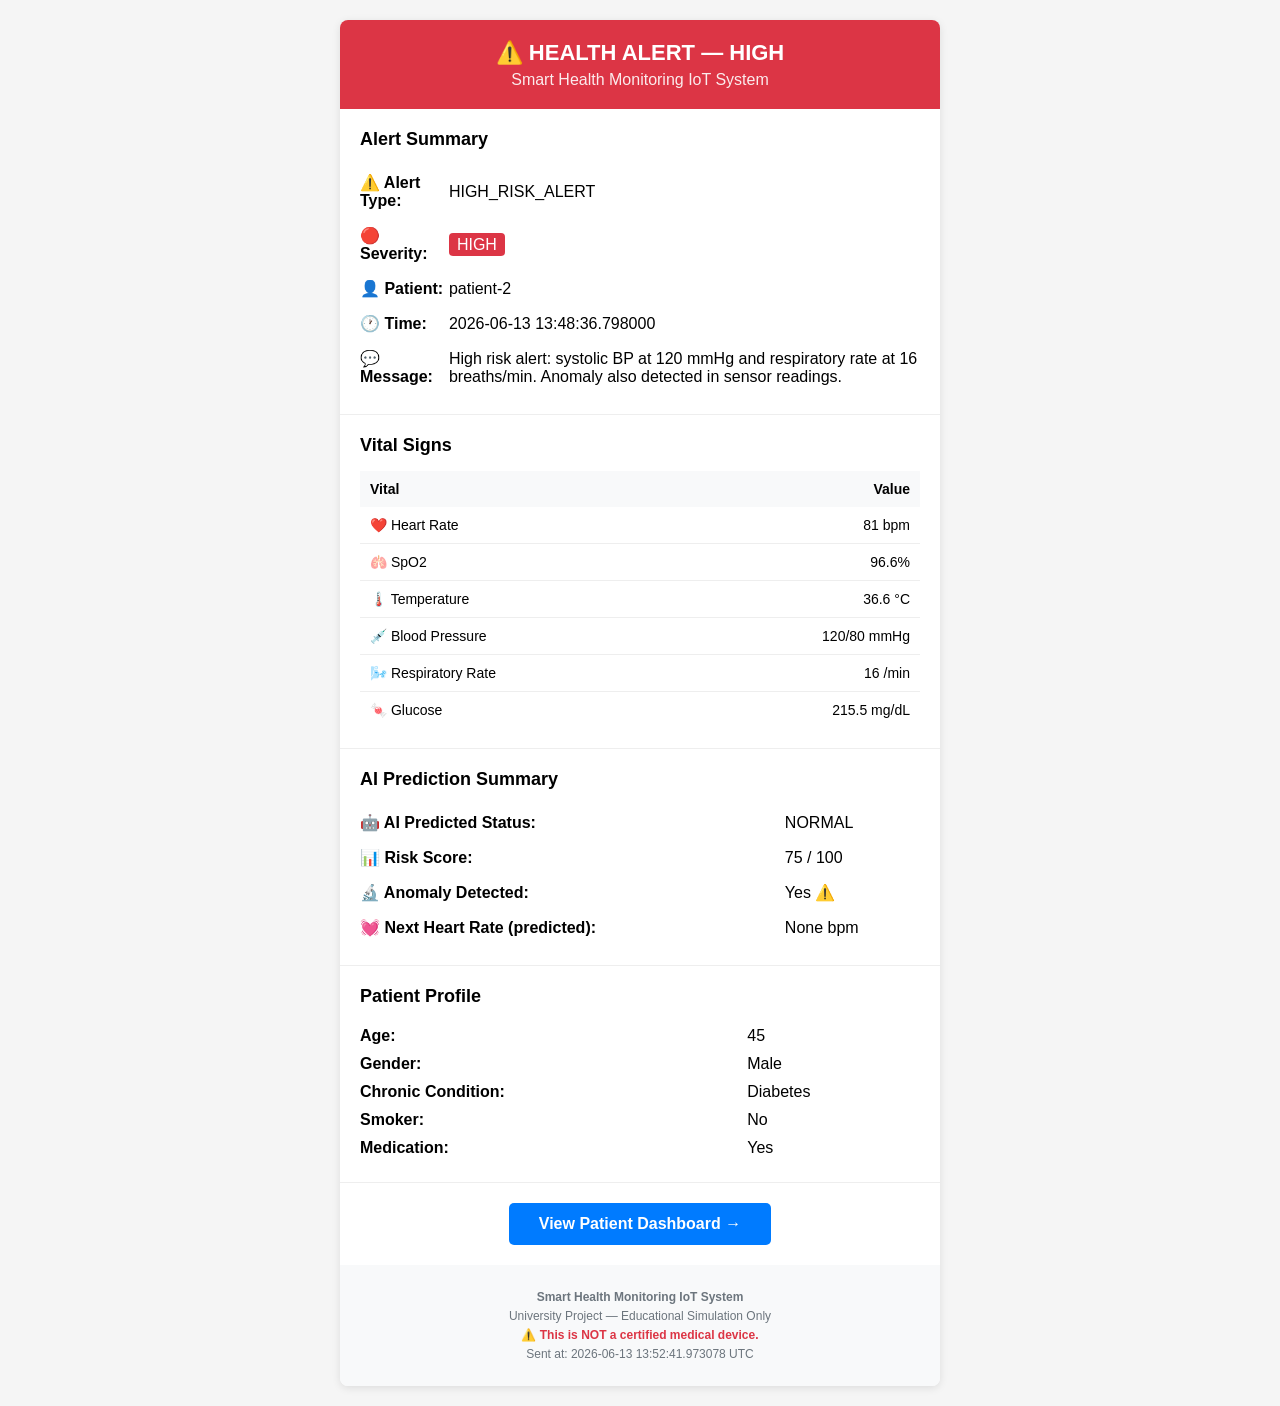
<file: alert-files/20260613_135242_patient-2_HIGH_RISK_ALERT.html>
<!DOCTYPE html>
<html>
<head><meta charset="utf-8"></head>
<body style="font-family: Arial, sans-serif; margin: 0; padding: 20px; background: #f5f5f5;">
<div style="max-width: 600px; margin: 0 auto; background: white; border-radius: 8px; overflow: hidden; box-shadow: 0 2px 8px rgba(0,0,0,0.1);">

<!-- Header Banner -->
<div style="background: #dc3545; color: white; padding: 20px; text-align: center;">
    <h1 style="margin: 0; font-size: 22px;">⚠️ HEALTH ALERT — HIGH</h1>
    <p style="margin: 5px 0 0; opacity: 0.9;">Smart Health Monitoring IoT System</p>
</div>

<!-- Alert Summary -->
<div style="padding: 20px; border-bottom: 1px solid #eee;">
    <h2 style="margin: 0 0 15px; font-size: 18px;">Alert Summary</h2>
    <table style="width: 100%; border-collapse: collapse;">
        <tr><td style="padding: 8px 0;"><strong>⚠️ Alert Type:</strong></td><td>HIGH_RISK_ALERT</td></tr>
        <tr><td style="padding: 8px 0;"><strong>🔴 Severity:</strong></td><td><span style="background:#dc3545; color:white; padding:3px 8px; border-radius:4px;">HIGH</span></td></tr>
        <tr><td style="padding: 8px 0;"><strong>👤 Patient:</strong></td><td>patient-2</td></tr>
        <tr><td style="padding: 8px 0;"><strong>🕐 Time:</strong></td><td>2026-06-13 13:48:36.798000</td></tr>
        <tr><td style="padding: 8px 0;"><strong>💬 Message:</strong></td><td>High risk alert: systolic BP at 120 mmHg and respiratory rate at 16 breaths/min. Anomaly also detected in sensor readings.</td></tr>
    </table>
</div>

<!-- Vital Signs Table -->
<div style="padding: 20px; border-bottom: 1px solid #eee;">
    <h2 style="margin: 0 0 15px; font-size: 18px;">Vital Signs</h2>
    <table style="width: 100%; border-collapse: collapse; font-size: 14px;">
        <tr style="background: #f8f9fa;"><th style="padding: 10px; text-align: left;">Vital</th><th style="padding: 10px; text-align: right;">Value</th></tr>
        <tr><td style="padding: 10px; border-bottom: 1px solid #eee;">❤️ Heart Rate</td><td style="padding: 10px; text-align: right; border-bottom: 1px solid #eee;">81 bpm</td></tr>
        <tr><td style="padding: 10px; border-bottom: 1px solid #eee;">🫁 SpO2</td><td style="padding: 10px; text-align: right; border-bottom: 1px solid #eee;">96.6%</td></tr>
        <tr><td style="padding: 10px; border-bottom: 1px solid #eee;">🌡️ Temperature</td><td style="padding: 10px; text-align: right; border-bottom: 1px solid #eee;">36.6 °C</td></tr>
        <tr><td style="padding: 10px; border-bottom: 1px solid #eee;">💉 Blood Pressure</td><td style="padding: 10px; text-align: right; border-bottom: 1px solid #eee;">120/80 mmHg</td></tr>
        <tr><td style="padding: 10px; border-bottom: 1px solid #eee;">🌬️ Respiratory Rate</td><td style="padding: 10px; text-align: right; border-bottom: 1px solid #eee;">16 /min</td></tr>
        <tr><td style="padding: 10px;">🍬 Glucose</td><td style="padding: 10px; text-align: right;">215.5 mg/dL</td></tr>
    </table>
</div>

<!-- AI Prediction Summary -->
<div style="padding: 20px; border-bottom: 1px solid #eee;">
    <h2 style="margin: 0 0 15px; font-size: 18px;">AI Prediction Summary</h2>
    <table style="width: 100%; border-collapse: collapse;">
        <tr><td style="padding: 8px 0;"><strong>🤖 AI Predicted Status:</strong></td><td>NORMAL</td></tr>
        <tr><td style="padding: 8px 0;"><strong>📊 Risk Score:</strong></td><td>75 / 100</td></tr>
        <tr><td style="padding: 8px 0;"><strong>🔬 Anomaly Detected:</strong></td><td>Yes ⚠️</td></tr>
        <tr><td style="padding: 8px 0;"><strong>💓 Next Heart Rate (predicted):</strong></td><td>None bpm</td></tr>
    </table>
</div>



<!-- Patient Profile -->
<div style="padding: 20px; border-bottom: 1px solid #eee;">
    <h2 style="margin: 0 0 15px; font-size: 18px;">Patient Profile</h2>
    <table style="width: 100%; border-collapse: collapse;">
        <tr><td style="padding: 5px 0;"><strong>Age:</strong></td><td>45</td></tr>
        <tr><td style="padding: 5px 0;"><strong>Gender:</strong></td><td>Male</td></tr>
        <tr><td style="padding: 5px 0;"><strong>Chronic Condition:</strong></td><td>Diabetes</td></tr>
        <tr><td style="padding: 5px 0;"><strong>Smoker:</strong></td><td>No</td></tr>
        <tr><td style="padding: 5px 0;"><strong>Medication:</strong></td><td>Yes</td></tr>
    </table>
</div>

<!-- Dashboard Button -->
<div style="padding: 20px; text-align: center;">
    <a href="http://localhost:5000" style="display: inline-block; background: #007bff; color: white; padding: 12px 30px; border-radius: 5px; text-decoration: none; font-weight: bold;">View Patient Dashboard →</a>
</div>

<!-- Footer -->
<div style="padding: 20px; background: #f8f9fa; text-align: center; font-size: 12px; color: #6c757d;">
    <p style="margin: 5px 0;"><strong>Smart Health Monitoring IoT System</strong></p>
    <p style="margin: 5px 0;">University Project — Educational Simulation Only</p>
    <p style="margin: 5px 0; color: #dc3545;"><strong>⚠️ This is NOT a certified medical device.</strong></p>
    <p style="margin: 5px 0;">Sent at: 2026-06-13 13:52:41.973078 UTC</p>
</div>

</div>
</body>
</html>
</file>
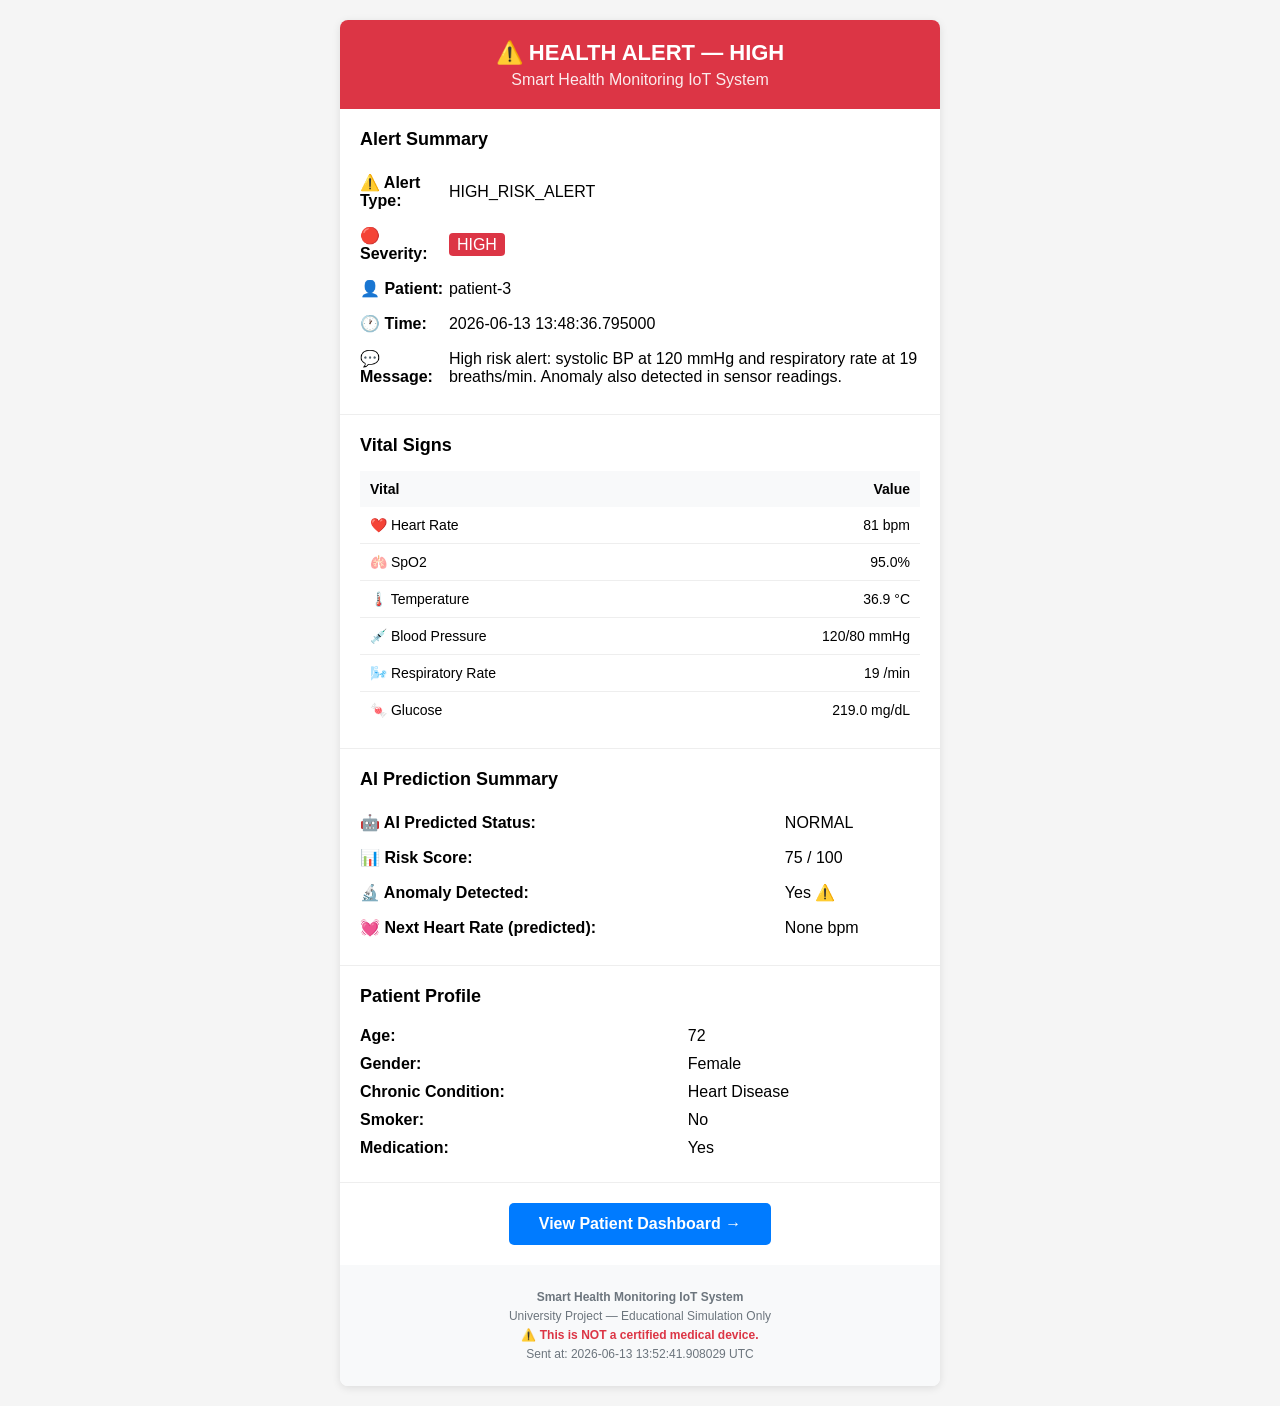
<file: alert-files/20260613_135242_patient-3_HIGH_RISK_ALERT.html>
<!DOCTYPE html>
<html>
<head><meta charset="utf-8"></head>
<body style="font-family: Arial, sans-serif; margin: 0; padding: 20px; background: #f5f5f5;">
<div style="max-width: 600px; margin: 0 auto; background: white; border-radius: 8px; overflow: hidden; box-shadow: 0 2px 8px rgba(0,0,0,0.1);">

<!-- Header Banner -->
<div style="background: #dc3545; color: white; padding: 20px; text-align: center;">
    <h1 style="margin: 0; font-size: 22px;">⚠️ HEALTH ALERT — HIGH</h1>
    <p style="margin: 5px 0 0; opacity: 0.9;">Smart Health Monitoring IoT System</p>
</div>

<!-- Alert Summary -->
<div style="padding: 20px; border-bottom: 1px solid #eee;">
    <h2 style="margin: 0 0 15px; font-size: 18px;">Alert Summary</h2>
    <table style="width: 100%; border-collapse: collapse;">
        <tr><td style="padding: 8px 0;"><strong>⚠️ Alert Type:</strong></td><td>HIGH_RISK_ALERT</td></tr>
        <tr><td style="padding: 8px 0;"><strong>🔴 Severity:</strong></td><td><span style="background:#dc3545; color:white; padding:3px 8px; border-radius:4px;">HIGH</span></td></tr>
        <tr><td style="padding: 8px 0;"><strong>👤 Patient:</strong></td><td>patient-3</td></tr>
        <tr><td style="padding: 8px 0;"><strong>🕐 Time:</strong></td><td>2026-06-13 13:48:36.795000</td></tr>
        <tr><td style="padding: 8px 0;"><strong>💬 Message:</strong></td><td>High risk alert: systolic BP at 120 mmHg and respiratory rate at 19 breaths/min. Anomaly also detected in sensor readings.</td></tr>
    </table>
</div>

<!-- Vital Signs Table -->
<div style="padding: 20px; border-bottom: 1px solid #eee;">
    <h2 style="margin: 0 0 15px; font-size: 18px;">Vital Signs</h2>
    <table style="width: 100%; border-collapse: collapse; font-size: 14px;">
        <tr style="background: #f8f9fa;"><th style="padding: 10px; text-align: left;">Vital</th><th style="padding: 10px; text-align: right;">Value</th></tr>
        <tr><td style="padding: 10px; border-bottom: 1px solid #eee;">❤️ Heart Rate</td><td style="padding: 10px; text-align: right; border-bottom: 1px solid #eee;">81 bpm</td></tr>
        <tr><td style="padding: 10px; border-bottom: 1px solid #eee;">🫁 SpO2</td><td style="padding: 10px; text-align: right; border-bottom: 1px solid #eee;">95.0%</td></tr>
        <tr><td style="padding: 10px; border-bottom: 1px solid #eee;">🌡️ Temperature</td><td style="padding: 10px; text-align: right; border-bottom: 1px solid #eee;">36.9 °C</td></tr>
        <tr><td style="padding: 10px; border-bottom: 1px solid #eee;">💉 Blood Pressure</td><td style="padding: 10px; text-align: right; border-bottom: 1px solid #eee;">120/80 mmHg</td></tr>
        <tr><td style="padding: 10px; border-bottom: 1px solid #eee;">🌬️ Respiratory Rate</td><td style="padding: 10px; text-align: right; border-bottom: 1px solid #eee;">19 /min</td></tr>
        <tr><td style="padding: 10px;">🍬 Glucose</td><td style="padding: 10px; text-align: right;">219.0 mg/dL</td></tr>
    </table>
</div>

<!-- AI Prediction Summary -->
<div style="padding: 20px; border-bottom: 1px solid #eee;">
    <h2 style="margin: 0 0 15px; font-size: 18px;">AI Prediction Summary</h2>
    <table style="width: 100%; border-collapse: collapse;">
        <tr><td style="padding: 8px 0;"><strong>🤖 AI Predicted Status:</strong></td><td>NORMAL</td></tr>
        <tr><td style="padding: 8px 0;"><strong>📊 Risk Score:</strong></td><td>75 / 100</td></tr>
        <tr><td style="padding: 8px 0;"><strong>🔬 Anomaly Detected:</strong></td><td>Yes ⚠️</td></tr>
        <tr><td style="padding: 8px 0;"><strong>💓 Next Heart Rate (predicted):</strong></td><td>None bpm</td></tr>
    </table>
</div>



<!-- Patient Profile -->
<div style="padding: 20px; border-bottom: 1px solid #eee;">
    <h2 style="margin: 0 0 15px; font-size: 18px;">Patient Profile</h2>
    <table style="width: 100%; border-collapse: collapse;">
        <tr><td style="padding: 5px 0;"><strong>Age:</strong></td><td>72</td></tr>
        <tr><td style="padding: 5px 0;"><strong>Gender:</strong></td><td>Female</td></tr>
        <tr><td style="padding: 5px 0;"><strong>Chronic Condition:</strong></td><td>Heart Disease</td></tr>
        <tr><td style="padding: 5px 0;"><strong>Smoker:</strong></td><td>No</td></tr>
        <tr><td style="padding: 5px 0;"><strong>Medication:</strong></td><td>Yes</td></tr>
    </table>
</div>

<!-- Dashboard Button -->
<div style="padding: 20px; text-align: center;">
    <a href="http://localhost:5000" style="display: inline-block; background: #007bff; color: white; padding: 12px 30px; border-radius: 5px; text-decoration: none; font-weight: bold;">View Patient Dashboard →</a>
</div>

<!-- Footer -->
<div style="padding: 20px; background: #f8f9fa; text-align: center; font-size: 12px; color: #6c757d;">
    <p style="margin: 5px 0;"><strong>Smart Health Monitoring IoT System</strong></p>
    <p style="margin: 5px 0;">University Project — Educational Simulation Only</p>
    <p style="margin: 5px 0; color: #dc3545;"><strong>⚠️ This is NOT a certified medical device.</strong></p>
    <p style="margin: 5px 0;">Sent at: 2026-06-13 13:52:41.908029 UTC</p>
</div>

</div>
</body>
</html>
</file>
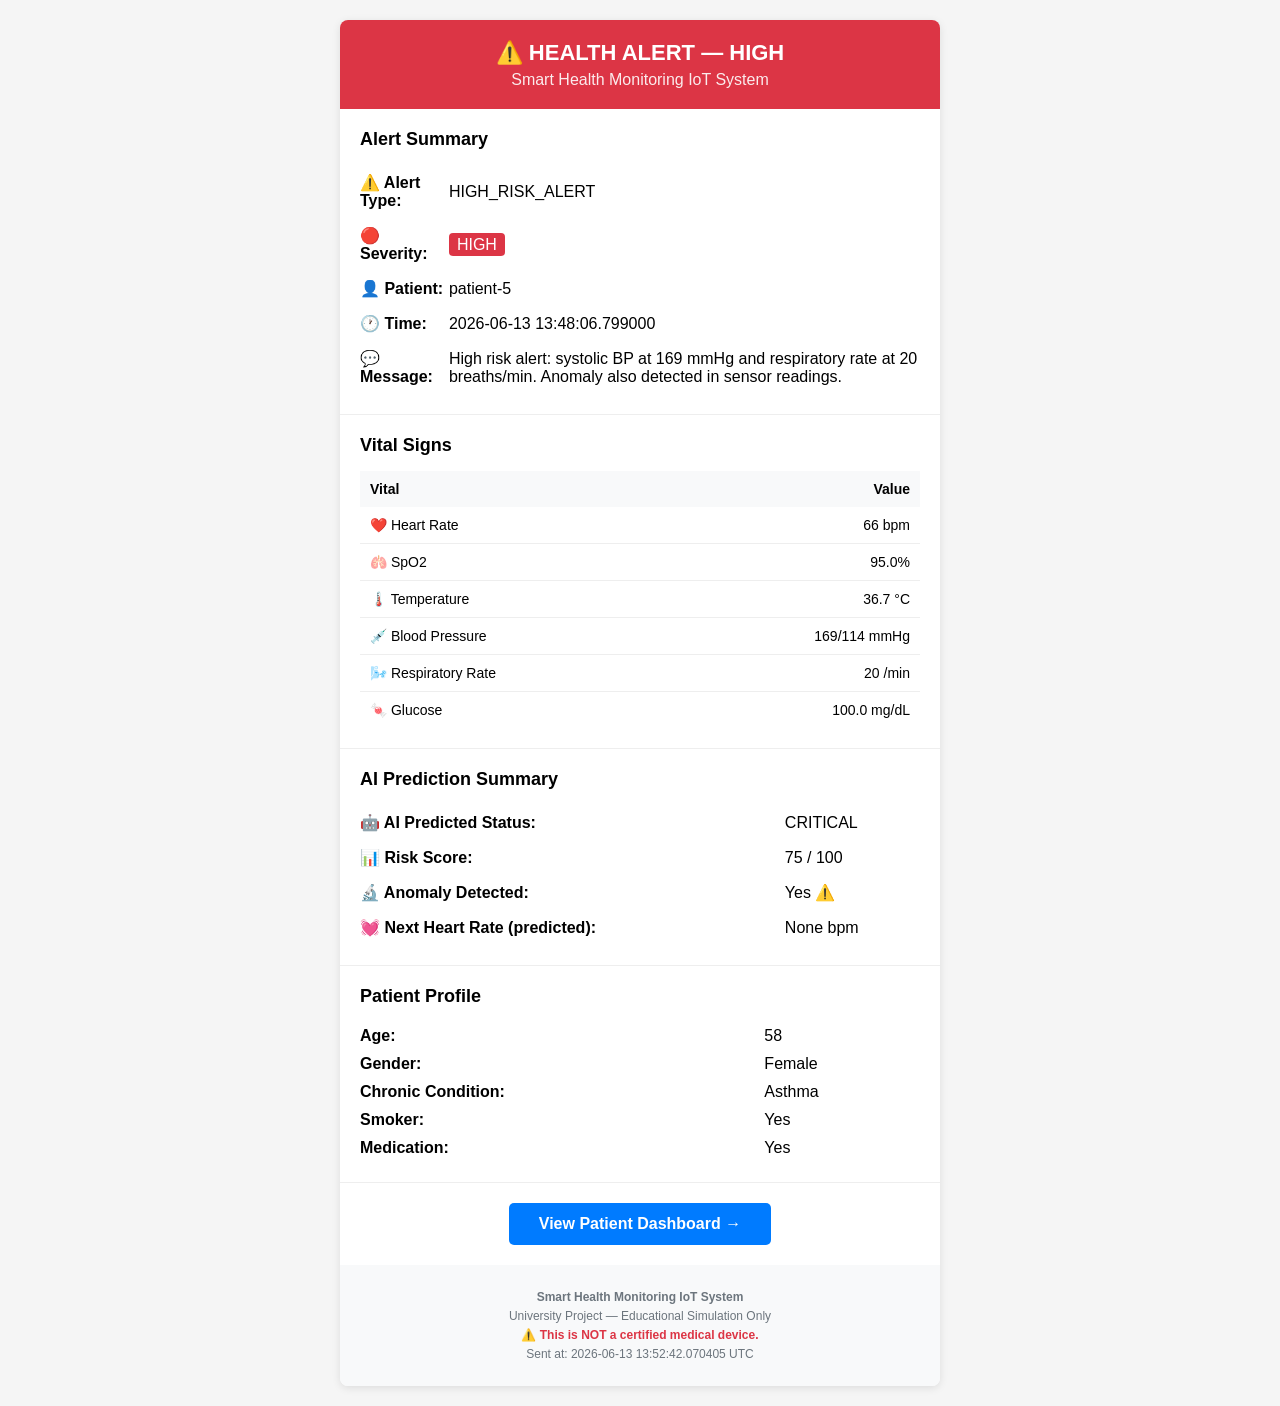
<file: alert-files/20260613_135242_patient-5_HIGH_RISK_ALERT.html>
<!DOCTYPE html>
<html>
<head><meta charset="utf-8"></head>
<body style="font-family: Arial, sans-serif; margin: 0; padding: 20px; background: #f5f5f5;">
<div style="max-width: 600px; margin: 0 auto; background: white; border-radius: 8px; overflow: hidden; box-shadow: 0 2px 8px rgba(0,0,0,0.1);">

<!-- Header Banner -->
<div style="background: #dc3545; color: white; padding: 20px; text-align: center;">
    <h1 style="margin: 0; font-size: 22px;">⚠️ HEALTH ALERT — HIGH</h1>
    <p style="margin: 5px 0 0; opacity: 0.9;">Smart Health Monitoring IoT System</p>
</div>

<!-- Alert Summary -->
<div style="padding: 20px; border-bottom: 1px solid #eee;">
    <h2 style="margin: 0 0 15px; font-size: 18px;">Alert Summary</h2>
    <table style="width: 100%; border-collapse: collapse;">
        <tr><td style="padding: 8px 0;"><strong>⚠️ Alert Type:</strong></td><td>HIGH_RISK_ALERT</td></tr>
        <tr><td style="padding: 8px 0;"><strong>🔴 Severity:</strong></td><td><span style="background:#dc3545; color:white; padding:3px 8px; border-radius:4px;">HIGH</span></td></tr>
        <tr><td style="padding: 8px 0;"><strong>👤 Patient:</strong></td><td>patient-5</td></tr>
        <tr><td style="padding: 8px 0;"><strong>🕐 Time:</strong></td><td>2026-06-13 13:48:06.799000</td></tr>
        <tr><td style="padding: 8px 0;"><strong>💬 Message:</strong></td><td>High risk alert: systolic BP at 169 mmHg and respiratory rate at 20 breaths/min. Anomaly also detected in sensor readings.</td></tr>
    </table>
</div>

<!-- Vital Signs Table -->
<div style="padding: 20px; border-bottom: 1px solid #eee;">
    <h2 style="margin: 0 0 15px; font-size: 18px;">Vital Signs</h2>
    <table style="width: 100%; border-collapse: collapse; font-size: 14px;">
        <tr style="background: #f8f9fa;"><th style="padding: 10px; text-align: left;">Vital</th><th style="padding: 10px; text-align: right;">Value</th></tr>
        <tr><td style="padding: 10px; border-bottom: 1px solid #eee;">❤️ Heart Rate</td><td style="padding: 10px; text-align: right; border-bottom: 1px solid #eee;">66 bpm</td></tr>
        <tr><td style="padding: 10px; border-bottom: 1px solid #eee;">🫁 SpO2</td><td style="padding: 10px; text-align: right; border-bottom: 1px solid #eee;">95.0%</td></tr>
        <tr><td style="padding: 10px; border-bottom: 1px solid #eee;">🌡️ Temperature</td><td style="padding: 10px; text-align: right; border-bottom: 1px solid #eee;">36.7 °C</td></tr>
        <tr><td style="padding: 10px; border-bottom: 1px solid #eee;">💉 Blood Pressure</td><td style="padding: 10px; text-align: right; border-bottom: 1px solid #eee;">169/114 mmHg</td></tr>
        <tr><td style="padding: 10px; border-bottom: 1px solid #eee;">🌬️ Respiratory Rate</td><td style="padding: 10px; text-align: right; border-bottom: 1px solid #eee;">20 /min</td></tr>
        <tr><td style="padding: 10px;">🍬 Glucose</td><td style="padding: 10px; text-align: right;">100.0 mg/dL</td></tr>
    </table>
</div>

<!-- AI Prediction Summary -->
<div style="padding: 20px; border-bottom: 1px solid #eee;">
    <h2 style="margin: 0 0 15px; font-size: 18px;">AI Prediction Summary</h2>
    <table style="width: 100%; border-collapse: collapse;">
        <tr><td style="padding: 8px 0;"><strong>🤖 AI Predicted Status:</strong></td><td>CRITICAL</td></tr>
        <tr><td style="padding: 8px 0;"><strong>📊 Risk Score:</strong></td><td>75 / 100</td></tr>
        <tr><td style="padding: 8px 0;"><strong>🔬 Anomaly Detected:</strong></td><td>Yes ⚠️</td></tr>
        <tr><td style="padding: 8px 0;"><strong>💓 Next Heart Rate (predicted):</strong></td><td>None bpm</td></tr>
    </table>
</div>



<!-- Patient Profile -->
<div style="padding: 20px; border-bottom: 1px solid #eee;">
    <h2 style="margin: 0 0 15px; font-size: 18px;">Patient Profile</h2>
    <table style="width: 100%; border-collapse: collapse;">
        <tr><td style="padding: 5px 0;"><strong>Age:</strong></td><td>58</td></tr>
        <tr><td style="padding: 5px 0;"><strong>Gender:</strong></td><td>Female</td></tr>
        <tr><td style="padding: 5px 0;"><strong>Chronic Condition:</strong></td><td>Asthma</td></tr>
        <tr><td style="padding: 5px 0;"><strong>Smoker:</strong></td><td>Yes</td></tr>
        <tr><td style="padding: 5px 0;"><strong>Medication:</strong></td><td>Yes</td></tr>
    </table>
</div>

<!-- Dashboard Button -->
<div style="padding: 20px; text-align: center;">
    <a href="http://localhost:5000" style="display: inline-block; background: #007bff; color: white; padding: 12px 30px; border-radius: 5px; text-decoration: none; font-weight: bold;">View Patient Dashboard →</a>
</div>

<!-- Footer -->
<div style="padding: 20px; background: #f8f9fa; text-align: center; font-size: 12px; color: #6c757d;">
    <p style="margin: 5px 0;"><strong>Smart Health Monitoring IoT System</strong></p>
    <p style="margin: 5px 0;">University Project — Educational Simulation Only</p>
    <p style="margin: 5px 0; color: #dc3545;"><strong>⚠️ This is NOT a certified medical device.</strong></p>
    <p style="margin: 5px 0;">Sent at: 2026-06-13 13:52:42.070405 UTC</p>
</div>

</div>
</body>
</html>
</file>
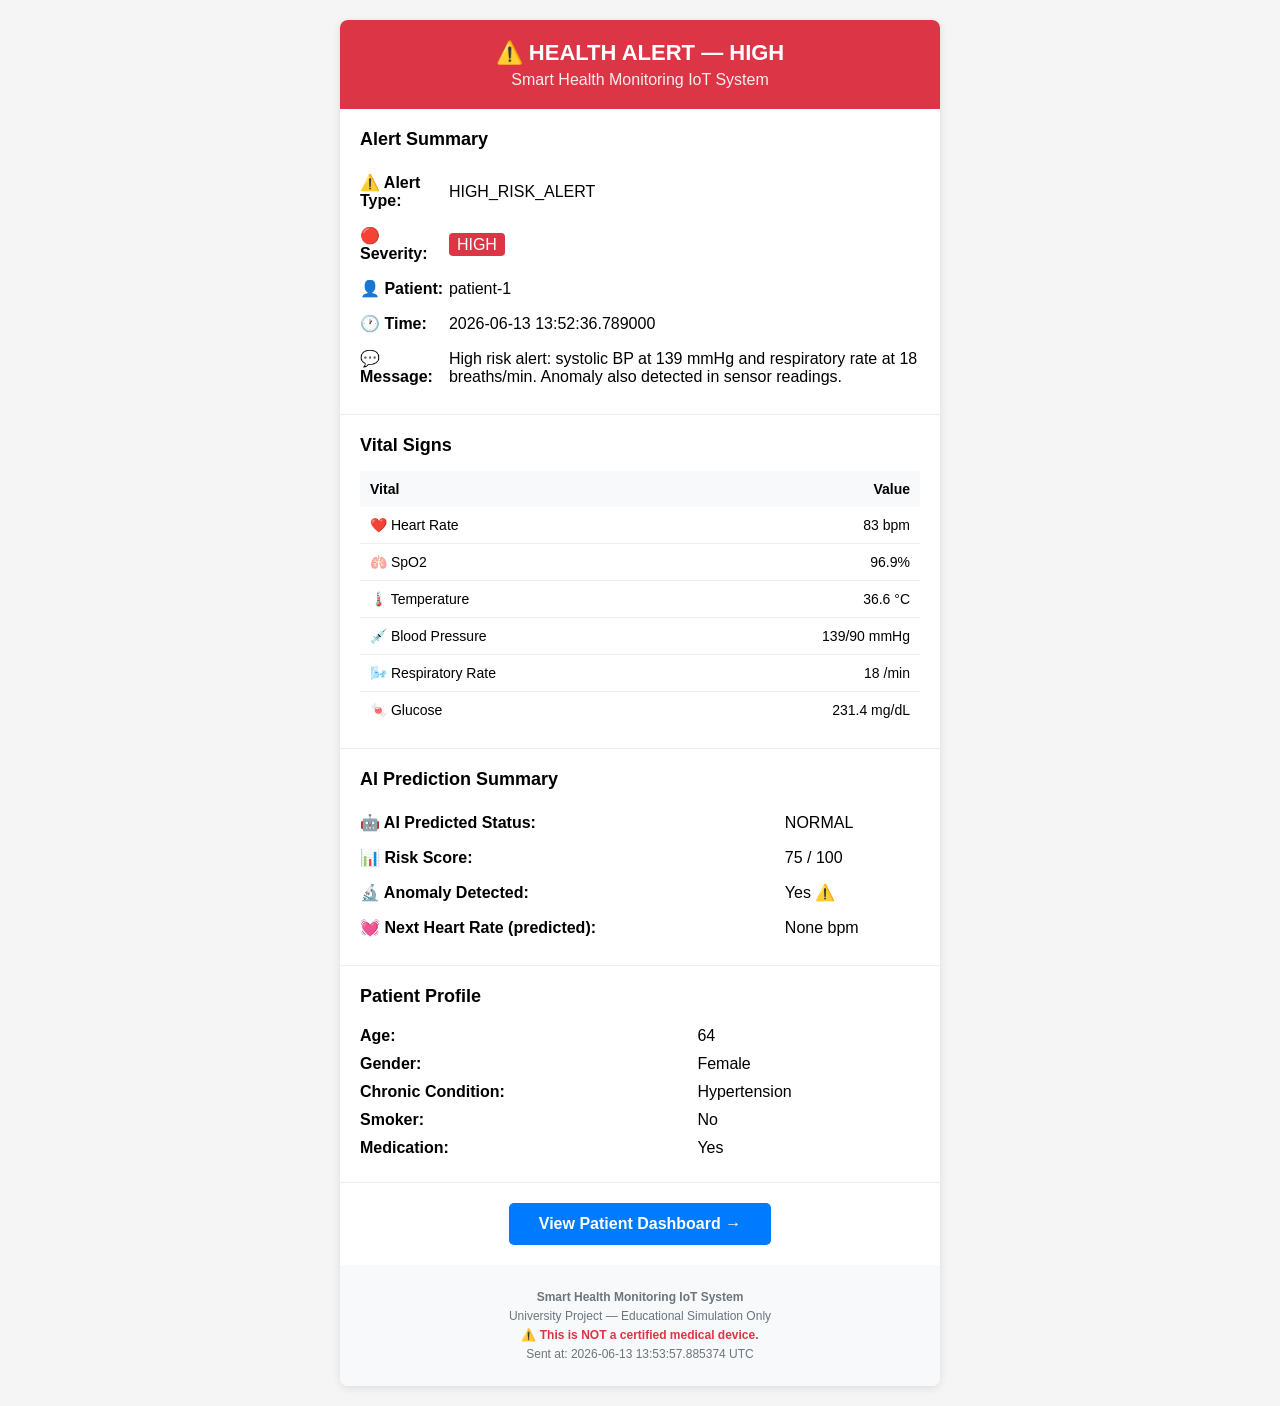
<file: alert-files/20260613_135358_patient-1_HIGH_RISK_ALERT.html>
<!DOCTYPE html>
<html>
<head><meta charset="utf-8"></head>
<body style="font-family: Arial, sans-serif; margin: 0; padding: 20px; background: #f5f5f5;">
<div style="max-width: 600px; margin: 0 auto; background: white; border-radius: 8px; overflow: hidden; box-shadow: 0 2px 8px rgba(0,0,0,0.1);">

<!-- Header Banner -->
<div style="background: #dc3545; color: white; padding: 20px; text-align: center;">
    <h1 style="margin: 0; font-size: 22px;">⚠️ HEALTH ALERT — HIGH</h1>
    <p style="margin: 5px 0 0; opacity: 0.9;">Smart Health Monitoring IoT System</p>
</div>

<!-- Alert Summary -->
<div style="padding: 20px; border-bottom: 1px solid #eee;">
    <h2 style="margin: 0 0 15px; font-size: 18px;">Alert Summary</h2>
    <table style="width: 100%; border-collapse: collapse;">
        <tr><td style="padding: 8px 0;"><strong>⚠️ Alert Type:</strong></td><td>HIGH_RISK_ALERT</td></tr>
        <tr><td style="padding: 8px 0;"><strong>🔴 Severity:</strong></td><td><span style="background:#dc3545; color:white; padding:3px 8px; border-radius:4px;">HIGH</span></td></tr>
        <tr><td style="padding: 8px 0;"><strong>👤 Patient:</strong></td><td>patient-1</td></tr>
        <tr><td style="padding: 8px 0;"><strong>🕐 Time:</strong></td><td>2026-06-13 13:52:36.789000</td></tr>
        <tr><td style="padding: 8px 0;"><strong>💬 Message:</strong></td><td>High risk alert: systolic BP at 139 mmHg and respiratory rate at 18 breaths/min. Anomaly also detected in sensor readings.</td></tr>
    </table>
</div>

<!-- Vital Signs Table -->
<div style="padding: 20px; border-bottom: 1px solid #eee;">
    <h2 style="margin: 0 0 15px; font-size: 18px;">Vital Signs</h2>
    <table style="width: 100%; border-collapse: collapse; font-size: 14px;">
        <tr style="background: #f8f9fa;"><th style="padding: 10px; text-align: left;">Vital</th><th style="padding: 10px; text-align: right;">Value</th></tr>
        <tr><td style="padding: 10px; border-bottom: 1px solid #eee;">❤️ Heart Rate</td><td style="padding: 10px; text-align: right; border-bottom: 1px solid #eee;">83 bpm</td></tr>
        <tr><td style="padding: 10px; border-bottom: 1px solid #eee;">🫁 SpO2</td><td style="padding: 10px; text-align: right; border-bottom: 1px solid #eee;">96.9%</td></tr>
        <tr><td style="padding: 10px; border-bottom: 1px solid #eee;">🌡️ Temperature</td><td style="padding: 10px; text-align: right; border-bottom: 1px solid #eee;">36.6 °C</td></tr>
        <tr><td style="padding: 10px; border-bottom: 1px solid #eee;">💉 Blood Pressure</td><td style="padding: 10px; text-align: right; border-bottom: 1px solid #eee;">139/90 mmHg</td></tr>
        <tr><td style="padding: 10px; border-bottom: 1px solid #eee;">🌬️ Respiratory Rate</td><td style="padding: 10px; text-align: right; border-bottom: 1px solid #eee;">18 /min</td></tr>
        <tr><td style="padding: 10px;">🍬 Glucose</td><td style="padding: 10px; text-align: right;">231.4 mg/dL</td></tr>
    </table>
</div>

<!-- AI Prediction Summary -->
<div style="padding: 20px; border-bottom: 1px solid #eee;">
    <h2 style="margin: 0 0 15px; font-size: 18px;">AI Prediction Summary</h2>
    <table style="width: 100%; border-collapse: collapse;">
        <tr><td style="padding: 8px 0;"><strong>🤖 AI Predicted Status:</strong></td><td>NORMAL</td></tr>
        <tr><td style="padding: 8px 0;"><strong>📊 Risk Score:</strong></td><td>75 / 100</td></tr>
        <tr><td style="padding: 8px 0;"><strong>🔬 Anomaly Detected:</strong></td><td>Yes ⚠️</td></tr>
        <tr><td style="padding: 8px 0;"><strong>💓 Next Heart Rate (predicted):</strong></td><td>None bpm</td></tr>
    </table>
</div>



<!-- Patient Profile -->
<div style="padding: 20px; border-bottom: 1px solid #eee;">
    <h2 style="margin: 0 0 15px; font-size: 18px;">Patient Profile</h2>
    <table style="width: 100%; border-collapse: collapse;">
        <tr><td style="padding: 5px 0;"><strong>Age:</strong></td><td>64</td></tr>
        <tr><td style="padding: 5px 0;"><strong>Gender:</strong></td><td>Female</td></tr>
        <tr><td style="padding: 5px 0;"><strong>Chronic Condition:</strong></td><td>Hypertension</td></tr>
        <tr><td style="padding: 5px 0;"><strong>Smoker:</strong></td><td>No</td></tr>
        <tr><td style="padding: 5px 0;"><strong>Medication:</strong></td><td>Yes</td></tr>
    </table>
</div>

<!-- Dashboard Button -->
<div style="padding: 20px; text-align: center;">
    <a href="http://localhost:5000" style="display: inline-block; background: #007bff; color: white; padding: 12px 30px; border-radius: 5px; text-decoration: none; font-weight: bold;">View Patient Dashboard →</a>
</div>

<!-- Footer -->
<div style="padding: 20px; background: #f8f9fa; text-align: center; font-size: 12px; color: #6c757d;">
    <p style="margin: 5px 0;"><strong>Smart Health Monitoring IoT System</strong></p>
    <p style="margin: 5px 0;">University Project — Educational Simulation Only</p>
    <p style="margin: 5px 0; color: #dc3545;"><strong>⚠️ This is NOT a certified medical device.</strong></p>
    <p style="margin: 5px 0;">Sent at: 2026-06-13 13:53:57.885374 UTC</p>
</div>

</div>
</body>
</html>
</file>
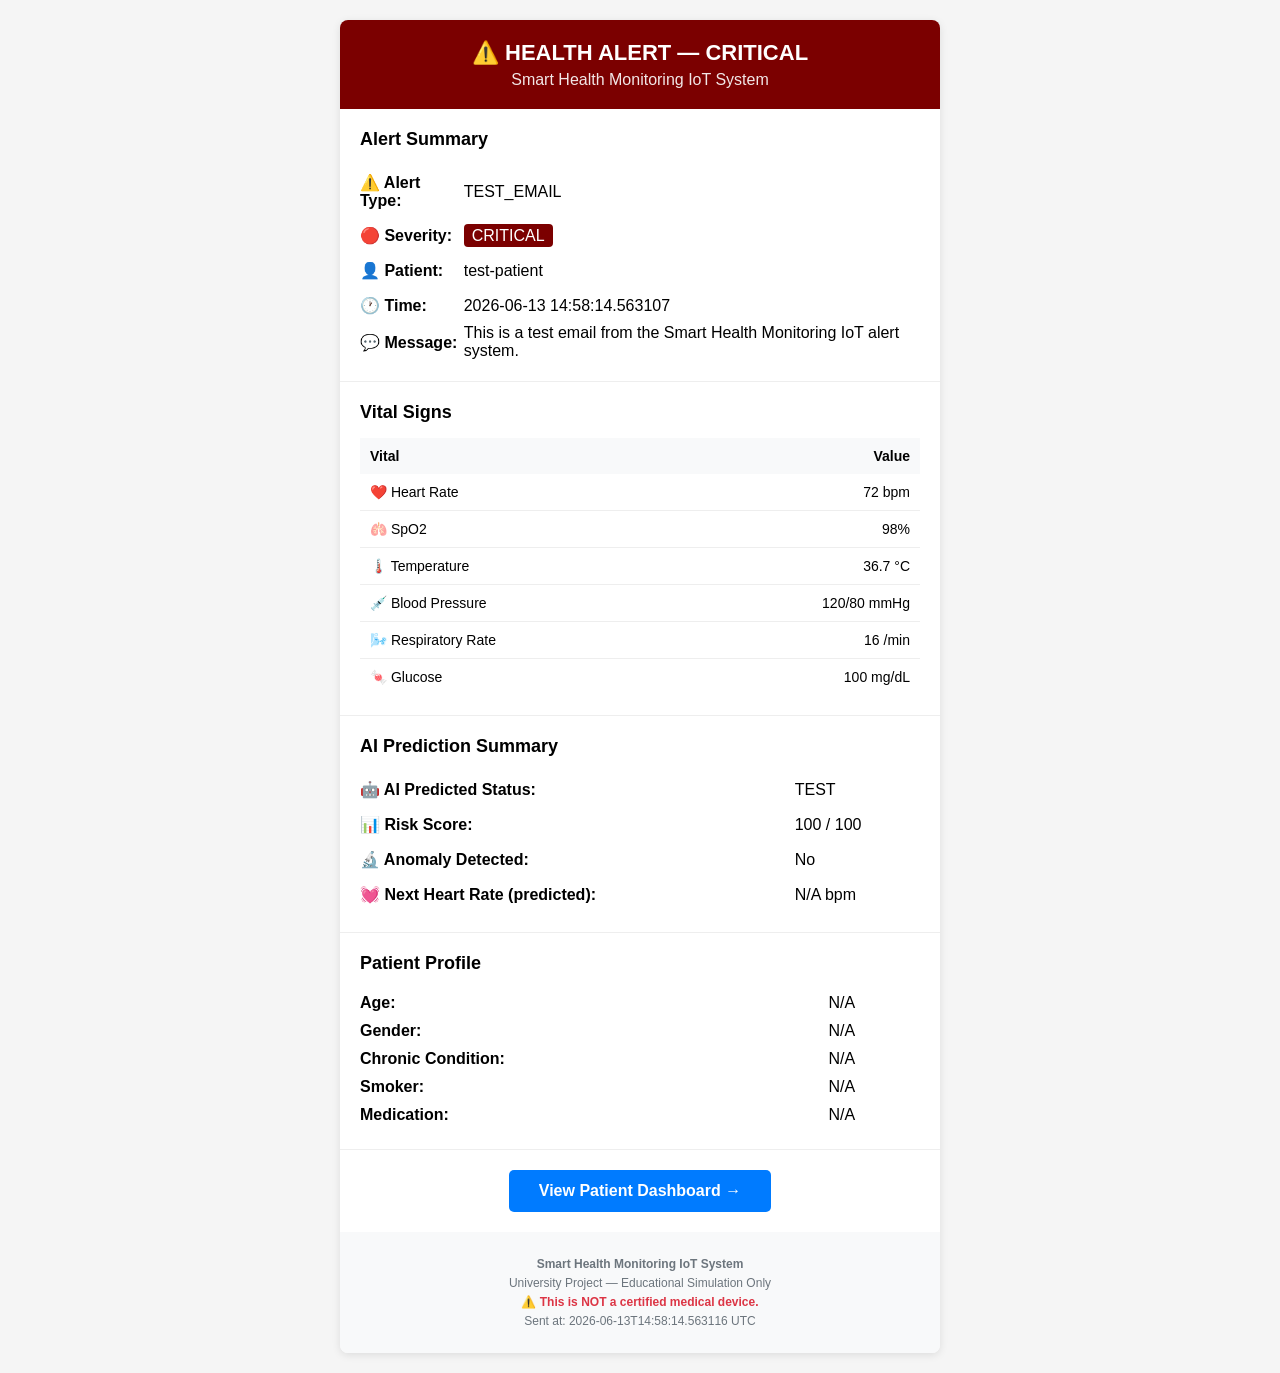
<file: alert-files/20260613_145814_test-patient_TEST_EMAIL.html>
<!DOCTYPE html>
<html>
<head><meta charset="utf-8"></head>
<body style="font-family: Arial, sans-serif; margin: 0; padding: 20px; background: #f5f5f5;">
<div style="max-width: 600px; margin: 0 auto; background: white; border-radius: 8px; overflow: hidden; box-shadow: 0 2px 8px rgba(0,0,0,0.1);">

<!-- Header Banner -->
<div style="background: #7b0000; color: white; padding: 20px; text-align: center;">
    <h1 style="margin: 0; font-size: 22px;">⚠️ HEALTH ALERT — CRITICAL</h1>
    <p style="margin: 5px 0 0; opacity: 0.9;">Smart Health Monitoring IoT System</p>
</div>

<!-- Alert Summary -->
<div style="padding: 20px; border-bottom: 1px solid #eee;">
    <h2 style="margin: 0 0 15px; font-size: 18px;">Alert Summary</h2>
    <table style="width: 100%; border-collapse: collapse;">
        <tr><td style="padding: 8px 0;"><strong>⚠️ Alert Type:</strong></td><td>TEST_EMAIL</td></tr>
        <tr><td style="padding: 8px 0;"><strong>🔴 Severity:</strong></td><td><span style="background:#7b0000; color:white; padding:3px 8px; border-radius:4px;">CRITICAL</span></td></tr>
        <tr><td style="padding: 8px 0;"><strong>👤 Patient:</strong></td><td>test-patient</td></tr>
        <tr><td style="padding: 8px 0;"><strong>🕐 Time:</strong></td><td>2026-06-13 14:58:14.563107</td></tr>
        <tr><td style="padding: 8px 0;"><strong>💬 Message:</strong></td><td>This is a test email from the Smart Health Monitoring IoT alert system.</td></tr>
    </table>
</div>

<!-- Vital Signs Table -->
<div style="padding: 20px; border-bottom: 1px solid #eee;">
    <h2 style="margin: 0 0 15px; font-size: 18px;">Vital Signs</h2>
    <table style="width: 100%; border-collapse: collapse; font-size: 14px;">
        <tr style="background: #f8f9fa;"><th style="padding: 10px; text-align: left;">Vital</th><th style="padding: 10px; text-align: right;">Value</th></tr>
        <tr><td style="padding: 10px; border-bottom: 1px solid #eee;">❤️ Heart Rate</td><td style="padding: 10px; text-align: right; border-bottom: 1px solid #eee;">72 bpm</td></tr>
        <tr><td style="padding: 10px; border-bottom: 1px solid #eee;">🫁 SpO2</td><td style="padding: 10px; text-align: right; border-bottom: 1px solid #eee;">98%</td></tr>
        <tr><td style="padding: 10px; border-bottom: 1px solid #eee;">🌡️ Temperature</td><td style="padding: 10px; text-align: right; border-bottom: 1px solid #eee;">36.7 °C</td></tr>
        <tr><td style="padding: 10px; border-bottom: 1px solid #eee;">💉 Blood Pressure</td><td style="padding: 10px; text-align: right; border-bottom: 1px solid #eee;">120/80 mmHg</td></tr>
        <tr><td style="padding: 10px; border-bottom: 1px solid #eee;">🌬️ Respiratory Rate</td><td style="padding: 10px; text-align: right; border-bottom: 1px solid #eee;">16 /min</td></tr>
        <tr><td style="padding: 10px;">🍬 Glucose</td><td style="padding: 10px; text-align: right;">100 mg/dL</td></tr>
    </table>
</div>

<!-- AI Prediction Summary -->
<div style="padding: 20px; border-bottom: 1px solid #eee;">
    <h2 style="margin: 0 0 15px; font-size: 18px;">AI Prediction Summary</h2>
    <table style="width: 100%; border-collapse: collapse;">
        <tr><td style="padding: 8px 0;"><strong>🤖 AI Predicted Status:</strong></td><td>TEST</td></tr>
        <tr><td style="padding: 8px 0;"><strong>📊 Risk Score:</strong></td><td>100 / 100</td></tr>
        <tr><td style="padding: 8px 0;"><strong>🔬 Anomaly Detected:</strong></td><td>No</td></tr>
        <tr><td style="padding: 8px 0;"><strong>💓 Next Heart Rate (predicted):</strong></td><td>N/A bpm</td></tr>
    </table>
</div>



<!-- Patient Profile -->
<div style="padding: 20px; border-bottom: 1px solid #eee;">
    <h2 style="margin: 0 0 15px; font-size: 18px;">Patient Profile</h2>
    <table style="width: 100%; border-collapse: collapse;">
        <tr><td style="padding: 5px 0;"><strong>Age:</strong></td><td>N/A</td></tr>
        <tr><td style="padding: 5px 0;"><strong>Gender:</strong></td><td>N/A</td></tr>
        <tr><td style="padding: 5px 0;"><strong>Chronic Condition:</strong></td><td>N/A</td></tr>
        <tr><td style="padding: 5px 0;"><strong>Smoker:</strong></td><td>N/A</td></tr>
        <tr><td style="padding: 5px 0;"><strong>Medication:</strong></td><td>N/A</td></tr>
    </table>
</div>

<!-- Dashboard Button -->
<div style="padding: 20px; text-align: center;">
    <a href="http://localhost:5000" style="display: inline-block; background: #007bff; color: white; padding: 12px 30px; border-radius: 5px; text-decoration: none; font-weight: bold;">View Patient Dashboard →</a>
</div>

<!-- Footer -->
<div style="padding: 20px; background: #f8f9fa; text-align: center; font-size: 12px; color: #6c757d;">
    <p style="margin: 5px 0;"><strong>Smart Health Monitoring IoT System</strong></p>
    <p style="margin: 5px 0;">University Project — Educational Simulation Only</p>
    <p style="margin: 5px 0; color: #dc3545;"><strong>⚠️ This is NOT a certified medical device.</strong></p>
    <p style="margin: 5px 0;">Sent at: 2026-06-13T14:58:14.563116 UTC</p>
</div>

</div>
</body>
</html>
</file>
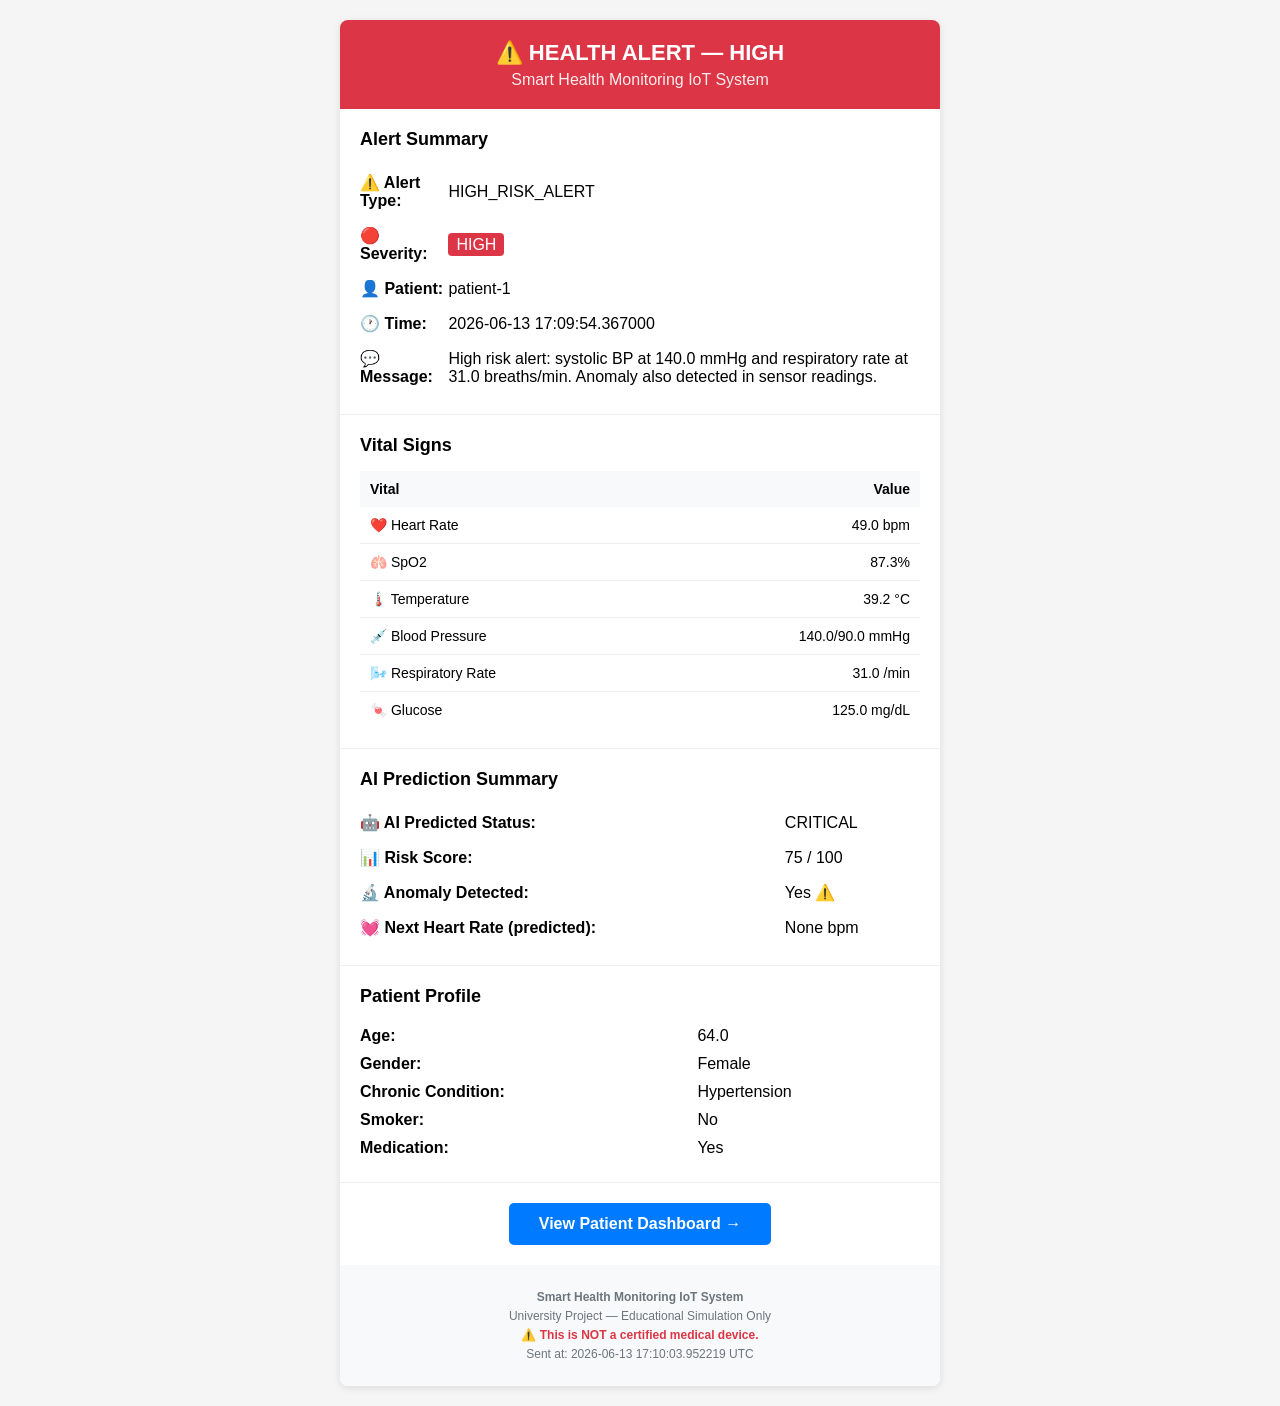
<file: alert-files/20260613_171004_patient-1_HIGH_RISK_ALERT.html>
<!DOCTYPE html>
<html>
<head><meta charset="utf-8"></head>
<body style="font-family: Arial, sans-serif; margin: 0; padding: 20px; background: #f5f5f5;">
<div style="max-width: 600px; margin: 0 auto; background: white; border-radius: 8px; overflow: hidden; box-shadow: 0 2px 8px rgba(0,0,0,0.1);">

<!-- Header Banner -->
<div style="background: #dc3545; color: white; padding: 20px; text-align: center;">
    <h1 style="margin: 0; font-size: 22px;">⚠️ HEALTH ALERT — HIGH</h1>
    <p style="margin: 5px 0 0; opacity: 0.9;">Smart Health Monitoring IoT System</p>
</div>

<!-- Alert Summary -->
<div style="padding: 20px; border-bottom: 1px solid #eee;">
    <h2 style="margin: 0 0 15px; font-size: 18px;">Alert Summary</h2>
    <table style="width: 100%; border-collapse: collapse;">
        <tr><td style="padding: 8px 0;"><strong>⚠️ Alert Type:</strong></td><td>HIGH_RISK_ALERT</td></tr>
        <tr><td style="padding: 8px 0;"><strong>🔴 Severity:</strong></td><td><span style="background:#dc3545; color:white; padding:3px 8px; border-radius:4px;">HIGH</span></td></tr>
        <tr><td style="padding: 8px 0;"><strong>👤 Patient:</strong></td><td>patient-1</td></tr>
        <tr><td style="padding: 8px 0;"><strong>🕐 Time:</strong></td><td>2026-06-13 17:09:54.367000</td></tr>
        <tr><td style="padding: 8px 0;"><strong>💬 Message:</strong></td><td>High risk alert: systolic BP at 140.0 mmHg and respiratory rate at 31.0 breaths/min. Anomaly also detected in sensor readings.</td></tr>
    </table>
</div>

<!-- Vital Signs Table -->
<div style="padding: 20px; border-bottom: 1px solid #eee;">
    <h2 style="margin: 0 0 15px; font-size: 18px;">Vital Signs</h2>
    <table style="width: 100%; border-collapse: collapse; font-size: 14px;">
        <tr style="background: #f8f9fa;"><th style="padding: 10px; text-align: left;">Vital</th><th style="padding: 10px; text-align: right;">Value</th></tr>
        <tr><td style="padding: 10px; border-bottom: 1px solid #eee;">❤️ Heart Rate</td><td style="padding: 10px; text-align: right; border-bottom: 1px solid #eee;">49.0 bpm</td></tr>
        <tr><td style="padding: 10px; border-bottom: 1px solid #eee;">🫁 SpO2</td><td style="padding: 10px; text-align: right; border-bottom: 1px solid #eee;">87.3%</td></tr>
        <tr><td style="padding: 10px; border-bottom: 1px solid #eee;">🌡️ Temperature</td><td style="padding: 10px; text-align: right; border-bottom: 1px solid #eee;">39.2 °C</td></tr>
        <tr><td style="padding: 10px; border-bottom: 1px solid #eee;">💉 Blood Pressure</td><td style="padding: 10px; text-align: right; border-bottom: 1px solid #eee;">140.0/90.0 mmHg</td></tr>
        <tr><td style="padding: 10px; border-bottom: 1px solid #eee;">🌬️ Respiratory Rate</td><td style="padding: 10px; text-align: right; border-bottom: 1px solid #eee;">31.0 /min</td></tr>
        <tr><td style="padding: 10px;">🍬 Glucose</td><td style="padding: 10px; text-align: right;">125.0 mg/dL</td></tr>
    </table>
</div>

<!-- AI Prediction Summary -->
<div style="padding: 20px; border-bottom: 1px solid #eee;">
    <h2 style="margin: 0 0 15px; font-size: 18px;">AI Prediction Summary</h2>
    <table style="width: 100%; border-collapse: collapse;">
        <tr><td style="padding: 8px 0;"><strong>🤖 AI Predicted Status:</strong></td><td>CRITICAL</td></tr>
        <tr><td style="padding: 8px 0;"><strong>📊 Risk Score:</strong></td><td>75 / 100</td></tr>
        <tr><td style="padding: 8px 0;"><strong>🔬 Anomaly Detected:</strong></td><td>Yes ⚠️</td></tr>
        <tr><td style="padding: 8px 0;"><strong>💓 Next Heart Rate (predicted):</strong></td><td>None bpm</td></tr>
    </table>
</div>



<!-- Patient Profile -->
<div style="padding: 20px; border-bottom: 1px solid #eee;">
    <h2 style="margin: 0 0 15px; font-size: 18px;">Patient Profile</h2>
    <table style="width: 100%; border-collapse: collapse;">
        <tr><td style="padding: 5px 0;"><strong>Age:</strong></td><td>64.0</td></tr>
        <tr><td style="padding: 5px 0;"><strong>Gender:</strong></td><td>Female</td></tr>
        <tr><td style="padding: 5px 0;"><strong>Chronic Condition:</strong></td><td>Hypertension</td></tr>
        <tr><td style="padding: 5px 0;"><strong>Smoker:</strong></td><td>No</td></tr>
        <tr><td style="padding: 5px 0;"><strong>Medication:</strong></td><td>Yes</td></tr>
    </table>
</div>

<!-- Dashboard Button -->
<div style="padding: 20px; text-align: center;">
    <a href="http://localhost:5000" style="display: inline-block; background: #007bff; color: white; padding: 12px 30px; border-radius: 5px; text-decoration: none; font-weight: bold;">View Patient Dashboard →</a>
</div>

<!-- Footer -->
<div style="padding: 20px; background: #f8f9fa; text-align: center; font-size: 12px; color: #6c757d;">
    <p style="margin: 5px 0;"><strong>Smart Health Monitoring IoT System</strong></p>
    <p style="margin: 5px 0;">University Project — Educational Simulation Only</p>
    <p style="margin: 5px 0; color: #dc3545;"><strong>⚠️ This is NOT a certified medical device.</strong></p>
    <p style="margin: 5px 0;">Sent at: 2026-06-13 17:10:03.952219 UTC</p>
</div>

</div>
</body>
</html>
</file>
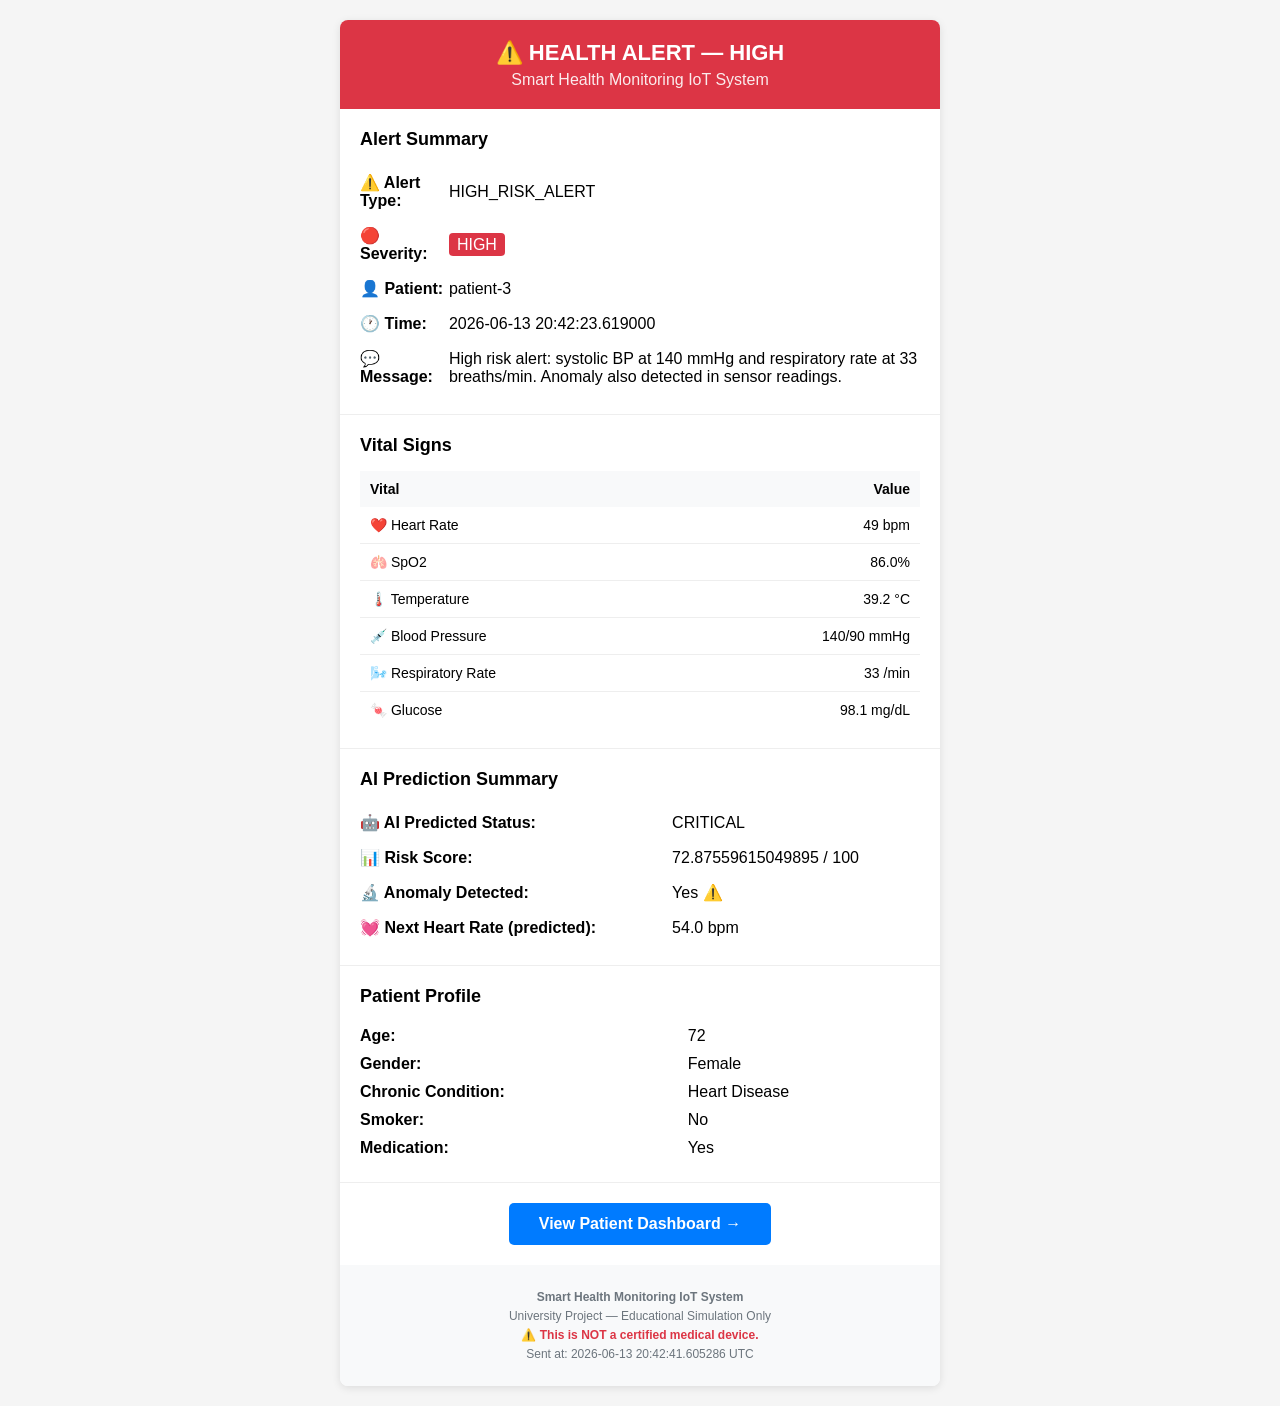
<file: alert-files/20260613_204241_patient-3_HIGH_RISK_ALERT.html>
<!DOCTYPE html>
<html>
<head><meta charset="utf-8"></head>
<body style="font-family: Arial, sans-serif; margin: 0; padding: 20px; background: #f5f5f5;">
<div style="max-width: 600px; margin: 0 auto; background: white; border-radius: 8px; overflow: hidden; box-shadow: 0 2px 8px rgba(0,0,0,0.1);">

<!-- Header Banner -->
<div style="background: #dc3545; color: white; padding: 20px; text-align: center;">
    <h1 style="margin: 0; font-size: 22px;">⚠️ HEALTH ALERT — HIGH</h1>
    <p style="margin: 5px 0 0; opacity: 0.9;">Smart Health Monitoring IoT System</p>
</div>

<!-- Alert Summary -->
<div style="padding: 20px; border-bottom: 1px solid #eee;">
    <h2 style="margin: 0 0 15px; font-size: 18px;">Alert Summary</h2>
    <table style="width: 100%; border-collapse: collapse;">
        <tr><td style="padding: 8px 0;"><strong>⚠️ Alert Type:</strong></td><td>HIGH_RISK_ALERT</td></tr>
        <tr><td style="padding: 8px 0;"><strong>🔴 Severity:</strong></td><td><span style="background:#dc3545; color:white; padding:3px 8px; border-radius:4px;">HIGH</span></td></tr>
        <tr><td style="padding: 8px 0;"><strong>👤 Patient:</strong></td><td>patient-3</td></tr>
        <tr><td style="padding: 8px 0;"><strong>🕐 Time:</strong></td><td>2026-06-13 20:42:23.619000</td></tr>
        <tr><td style="padding: 8px 0;"><strong>💬 Message:</strong></td><td>High risk alert: systolic BP at 140 mmHg and respiratory rate at 33 breaths/min. Anomaly also detected in sensor readings.</td></tr>
    </table>
</div>

<!-- Vital Signs Table -->
<div style="padding: 20px; border-bottom: 1px solid #eee;">
    <h2 style="margin: 0 0 15px; font-size: 18px;">Vital Signs</h2>
    <table style="width: 100%; border-collapse: collapse; font-size: 14px;">
        <tr style="background: #f8f9fa;"><th style="padding: 10px; text-align: left;">Vital</th><th style="padding: 10px; text-align: right;">Value</th></tr>
        <tr><td style="padding: 10px; border-bottom: 1px solid #eee;">❤️ Heart Rate</td><td style="padding: 10px; text-align: right; border-bottom: 1px solid #eee;">49 bpm</td></tr>
        <tr><td style="padding: 10px; border-bottom: 1px solid #eee;">🫁 SpO2</td><td style="padding: 10px; text-align: right; border-bottom: 1px solid #eee;">86.0%</td></tr>
        <tr><td style="padding: 10px; border-bottom: 1px solid #eee;">🌡️ Temperature</td><td style="padding: 10px; text-align: right; border-bottom: 1px solid #eee;">39.2 °C</td></tr>
        <tr><td style="padding: 10px; border-bottom: 1px solid #eee;">💉 Blood Pressure</td><td style="padding: 10px; text-align: right; border-bottom: 1px solid #eee;">140/90 mmHg</td></tr>
        <tr><td style="padding: 10px; border-bottom: 1px solid #eee;">🌬️ Respiratory Rate</td><td style="padding: 10px; text-align: right; border-bottom: 1px solid #eee;">33 /min</td></tr>
        <tr><td style="padding: 10px;">🍬 Glucose</td><td style="padding: 10px; text-align: right;">98.1 mg/dL</td></tr>
    </table>
</div>

<!-- AI Prediction Summary -->
<div style="padding: 20px; border-bottom: 1px solid #eee;">
    <h2 style="margin: 0 0 15px; font-size: 18px;">AI Prediction Summary</h2>
    <table style="width: 100%; border-collapse: collapse;">
        <tr><td style="padding: 8px 0;"><strong>🤖 AI Predicted Status:</strong></td><td>CRITICAL</td></tr>
        <tr><td style="padding: 8px 0;"><strong>📊 Risk Score:</strong></td><td>72.87559615049895 / 100</td></tr>
        <tr><td style="padding: 8px 0;"><strong>🔬 Anomaly Detected:</strong></td><td>Yes ⚠️</td></tr>
        <tr><td style="padding: 8px 0;"><strong>💓 Next Heart Rate (predicted):</strong></td><td>54.0 bpm</td></tr>
    </table>
</div>



<!-- Patient Profile -->
<div style="padding: 20px; border-bottom: 1px solid #eee;">
    <h2 style="margin: 0 0 15px; font-size: 18px;">Patient Profile</h2>
    <table style="width: 100%; border-collapse: collapse;">
        <tr><td style="padding: 5px 0;"><strong>Age:</strong></td><td>72</td></tr>
        <tr><td style="padding: 5px 0;"><strong>Gender:</strong></td><td>Female</td></tr>
        <tr><td style="padding: 5px 0;"><strong>Chronic Condition:</strong></td><td>Heart Disease</td></tr>
        <tr><td style="padding: 5px 0;"><strong>Smoker:</strong></td><td>No</td></tr>
        <tr><td style="padding: 5px 0;"><strong>Medication:</strong></td><td>Yes</td></tr>
    </table>
</div>

<!-- Dashboard Button -->
<div style="padding: 20px; text-align: center;">
    <a href="http://localhost:5000" style="display: inline-block; background: #007bff; color: white; padding: 12px 30px; border-radius: 5px; text-decoration: none; font-weight: bold;">View Patient Dashboard →</a>
</div>

<!-- Footer -->
<div style="padding: 20px; background: #f8f9fa; text-align: center; font-size: 12px; color: #6c757d;">
    <p style="margin: 5px 0;"><strong>Smart Health Monitoring IoT System</strong></p>
    <p style="margin: 5px 0;">University Project — Educational Simulation Only</p>
    <p style="margin: 5px 0; color: #dc3545;"><strong>⚠️ This is NOT a certified medical device.</strong></p>
    <p style="margin: 5px 0;">Sent at: 2026-06-13 20:42:41.605286 UTC</p>
</div>

</div>
</body>
</html>
</file>
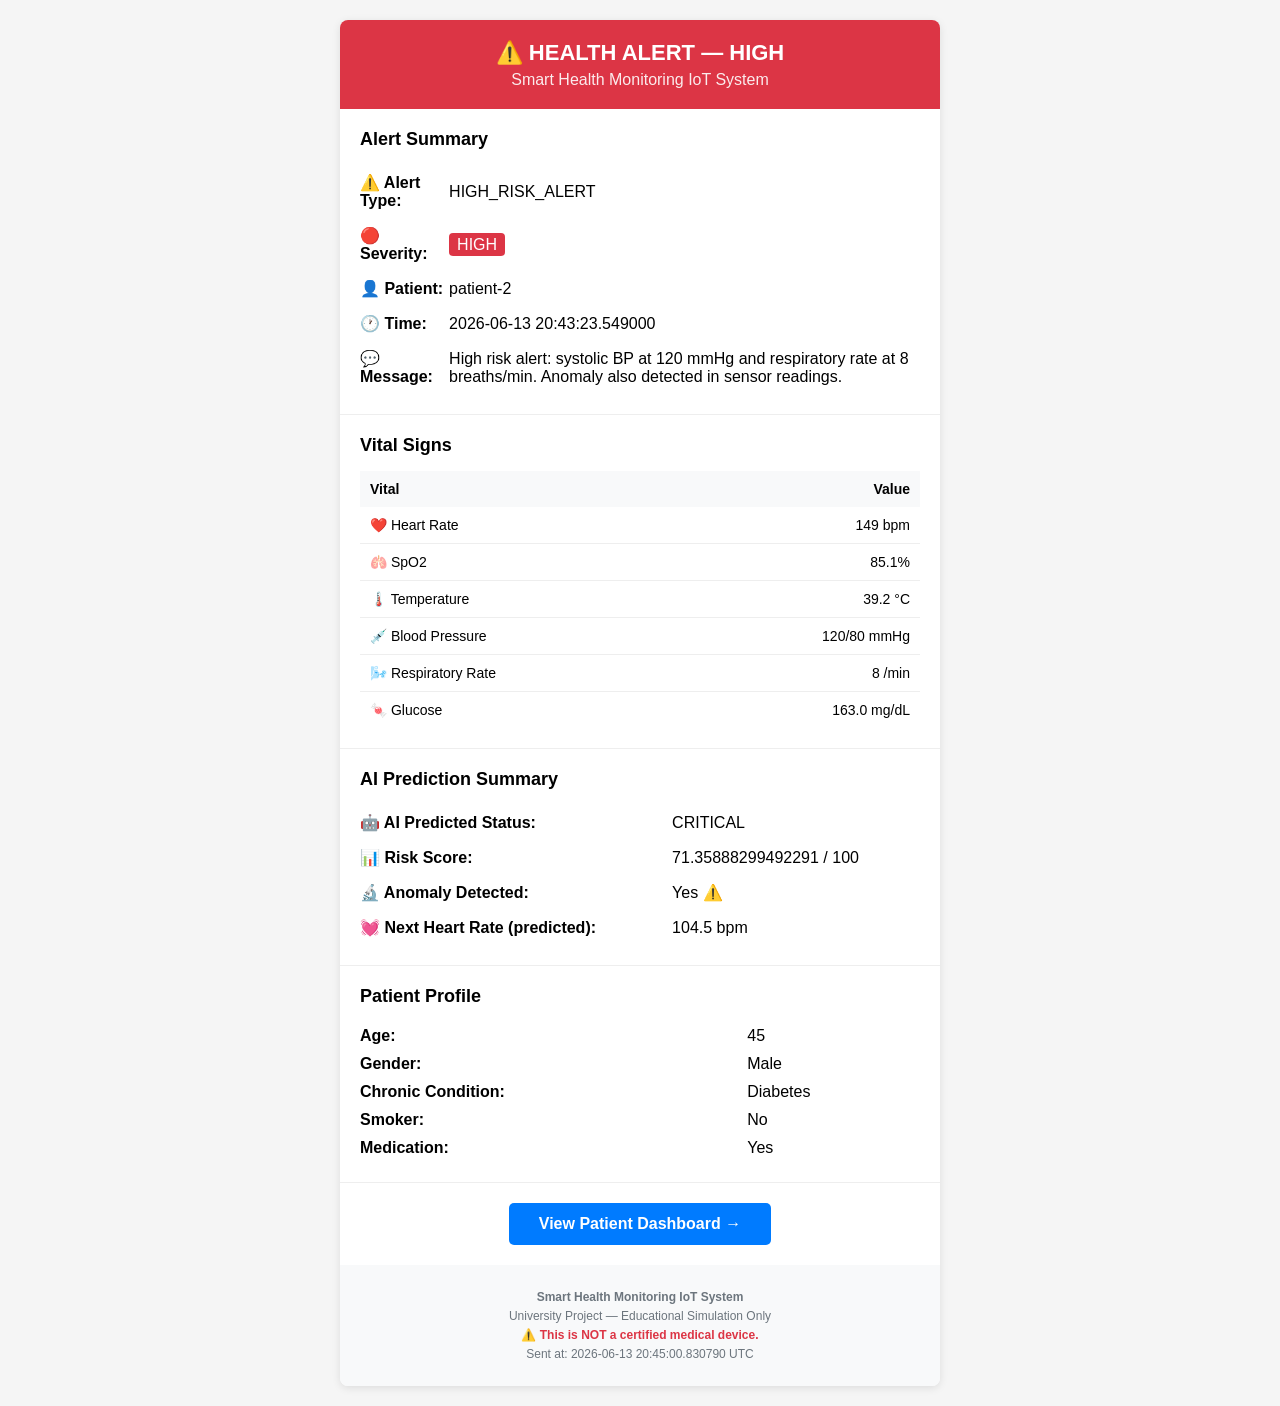
<file: alert-files/20260613_204501_patient-2_HIGH_RISK_ALERT.html>
<!DOCTYPE html>
<html>
<head><meta charset="utf-8"></head>
<body style="font-family: Arial, sans-serif; margin: 0; padding: 20px; background: #f5f5f5;">
<div style="max-width: 600px; margin: 0 auto; background: white; border-radius: 8px; overflow: hidden; box-shadow: 0 2px 8px rgba(0,0,0,0.1);">

<!-- Header Banner -->
<div style="background: #dc3545; color: white; padding: 20px; text-align: center;">
    <h1 style="margin: 0; font-size: 22px;">⚠️ HEALTH ALERT — HIGH</h1>
    <p style="margin: 5px 0 0; opacity: 0.9;">Smart Health Monitoring IoT System</p>
</div>

<!-- Alert Summary -->
<div style="padding: 20px; border-bottom: 1px solid #eee;">
    <h2 style="margin: 0 0 15px; font-size: 18px;">Alert Summary</h2>
    <table style="width: 100%; border-collapse: collapse;">
        <tr><td style="padding: 8px 0;"><strong>⚠️ Alert Type:</strong></td><td>HIGH_RISK_ALERT</td></tr>
        <tr><td style="padding: 8px 0;"><strong>🔴 Severity:</strong></td><td><span style="background:#dc3545; color:white; padding:3px 8px; border-radius:4px;">HIGH</span></td></tr>
        <tr><td style="padding: 8px 0;"><strong>👤 Patient:</strong></td><td>patient-2</td></tr>
        <tr><td style="padding: 8px 0;"><strong>🕐 Time:</strong></td><td>2026-06-13 20:43:23.549000</td></tr>
        <tr><td style="padding: 8px 0;"><strong>💬 Message:</strong></td><td>High risk alert: systolic BP at 120 mmHg and respiratory rate at 8 breaths/min. Anomaly also detected in sensor readings.</td></tr>
    </table>
</div>

<!-- Vital Signs Table -->
<div style="padding: 20px; border-bottom: 1px solid #eee;">
    <h2 style="margin: 0 0 15px; font-size: 18px;">Vital Signs</h2>
    <table style="width: 100%; border-collapse: collapse; font-size: 14px;">
        <tr style="background: #f8f9fa;"><th style="padding: 10px; text-align: left;">Vital</th><th style="padding: 10px; text-align: right;">Value</th></tr>
        <tr><td style="padding: 10px; border-bottom: 1px solid #eee;">❤️ Heart Rate</td><td style="padding: 10px; text-align: right; border-bottom: 1px solid #eee;">149 bpm</td></tr>
        <tr><td style="padding: 10px; border-bottom: 1px solid #eee;">🫁 SpO2</td><td style="padding: 10px; text-align: right; border-bottom: 1px solid #eee;">85.1%</td></tr>
        <tr><td style="padding: 10px; border-bottom: 1px solid #eee;">🌡️ Temperature</td><td style="padding: 10px; text-align: right; border-bottom: 1px solid #eee;">39.2 °C</td></tr>
        <tr><td style="padding: 10px; border-bottom: 1px solid #eee;">💉 Blood Pressure</td><td style="padding: 10px; text-align: right; border-bottom: 1px solid #eee;">120/80 mmHg</td></tr>
        <tr><td style="padding: 10px; border-bottom: 1px solid #eee;">🌬️ Respiratory Rate</td><td style="padding: 10px; text-align: right; border-bottom: 1px solid #eee;">8 /min</td></tr>
        <tr><td style="padding: 10px;">🍬 Glucose</td><td style="padding: 10px; text-align: right;">163.0 mg/dL</td></tr>
    </table>
</div>

<!-- AI Prediction Summary -->
<div style="padding: 20px; border-bottom: 1px solid #eee;">
    <h2 style="margin: 0 0 15px; font-size: 18px;">AI Prediction Summary</h2>
    <table style="width: 100%; border-collapse: collapse;">
        <tr><td style="padding: 8px 0;"><strong>🤖 AI Predicted Status:</strong></td><td>CRITICAL</td></tr>
        <tr><td style="padding: 8px 0;"><strong>📊 Risk Score:</strong></td><td>71.35888299492291 / 100</td></tr>
        <tr><td style="padding: 8px 0;"><strong>🔬 Anomaly Detected:</strong></td><td>Yes ⚠️</td></tr>
        <tr><td style="padding: 8px 0;"><strong>💓 Next Heart Rate (predicted):</strong></td><td>104.5 bpm</td></tr>
    </table>
</div>



<!-- Patient Profile -->
<div style="padding: 20px; border-bottom: 1px solid #eee;">
    <h2 style="margin: 0 0 15px; font-size: 18px;">Patient Profile</h2>
    <table style="width: 100%; border-collapse: collapse;">
        <tr><td style="padding: 5px 0;"><strong>Age:</strong></td><td>45</td></tr>
        <tr><td style="padding: 5px 0;"><strong>Gender:</strong></td><td>Male</td></tr>
        <tr><td style="padding: 5px 0;"><strong>Chronic Condition:</strong></td><td>Diabetes</td></tr>
        <tr><td style="padding: 5px 0;"><strong>Smoker:</strong></td><td>No</td></tr>
        <tr><td style="padding: 5px 0;"><strong>Medication:</strong></td><td>Yes</td></tr>
    </table>
</div>

<!-- Dashboard Button -->
<div style="padding: 20px; text-align: center;">
    <a href="http://localhost:5000" style="display: inline-block; background: #007bff; color: white; padding: 12px 30px; border-radius: 5px; text-decoration: none; font-weight: bold;">View Patient Dashboard →</a>
</div>

<!-- Footer -->
<div style="padding: 20px; background: #f8f9fa; text-align: center; font-size: 12px; color: #6c757d;">
    <p style="margin: 5px 0;"><strong>Smart Health Monitoring IoT System</strong></p>
    <p style="margin: 5px 0;">University Project — Educational Simulation Only</p>
    <p style="margin: 5px 0; color: #dc3545;"><strong>⚠️ This is NOT a certified medical device.</strong></p>
    <p style="margin: 5px 0;">Sent at: 2026-06-13 20:45:00.830790 UTC</p>
</div>

</div>
</body>
</html>
</file>
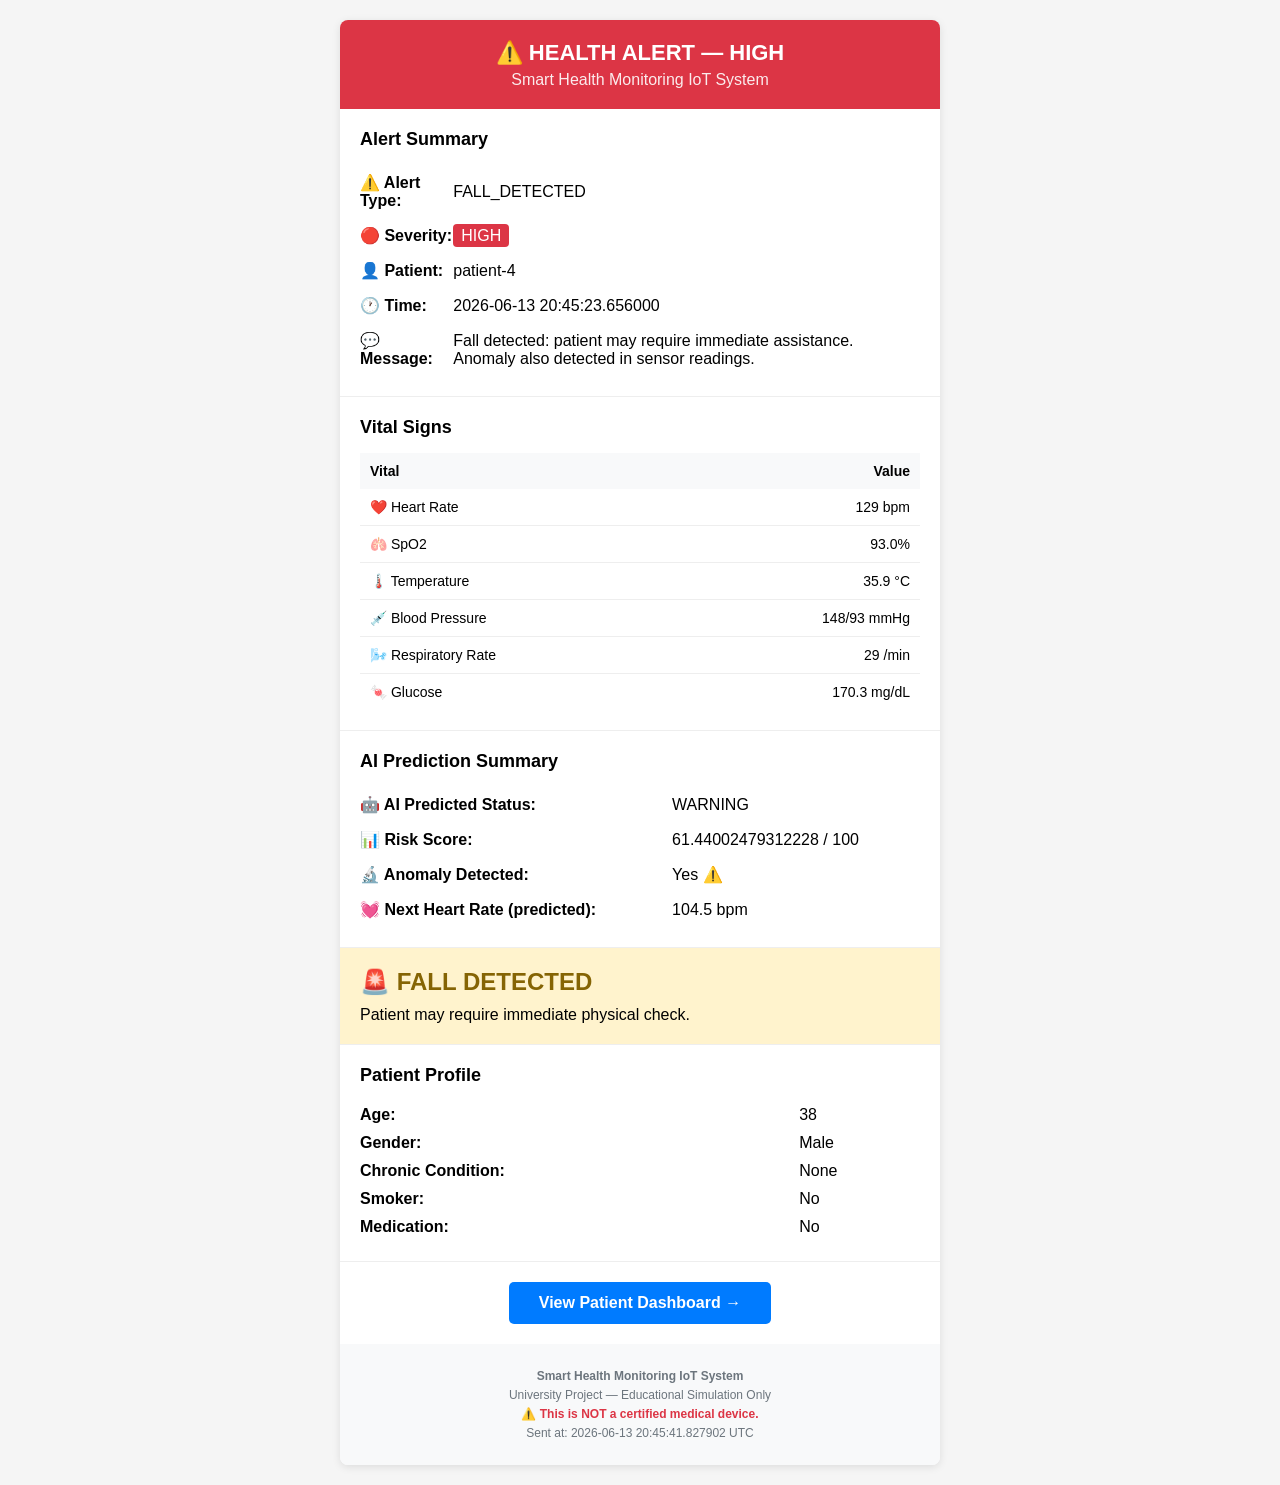
<file: alert-files/20260613_204542_patient-4_FALL_DETECTED.html>
<!DOCTYPE html>
<html>
<head><meta charset="utf-8"></head>
<body style="font-family: Arial, sans-serif; margin: 0; padding: 20px; background: #f5f5f5;">
<div style="max-width: 600px; margin: 0 auto; background: white; border-radius: 8px; overflow: hidden; box-shadow: 0 2px 8px rgba(0,0,0,0.1);">

<!-- Header Banner -->
<div style="background: #dc3545; color: white; padding: 20px; text-align: center;">
    <h1 style="margin: 0; font-size: 22px;">⚠️ HEALTH ALERT — HIGH</h1>
    <p style="margin: 5px 0 0; opacity: 0.9;">Smart Health Monitoring IoT System</p>
</div>

<!-- Alert Summary -->
<div style="padding: 20px; border-bottom: 1px solid #eee;">
    <h2 style="margin: 0 0 15px; font-size: 18px;">Alert Summary</h2>
    <table style="width: 100%; border-collapse: collapse;">
        <tr><td style="padding: 8px 0;"><strong>⚠️ Alert Type:</strong></td><td>FALL_DETECTED</td></tr>
        <tr><td style="padding: 8px 0;"><strong>🔴 Severity:</strong></td><td><span style="background:#dc3545; color:white; padding:3px 8px; border-radius:4px;">HIGH</span></td></tr>
        <tr><td style="padding: 8px 0;"><strong>👤 Patient:</strong></td><td>patient-4</td></tr>
        <tr><td style="padding: 8px 0;"><strong>🕐 Time:</strong></td><td>2026-06-13 20:45:23.656000</td></tr>
        <tr><td style="padding: 8px 0;"><strong>💬 Message:</strong></td><td>Fall detected: patient may require immediate assistance. Anomaly also detected in sensor readings.</td></tr>
    </table>
</div>

<!-- Vital Signs Table -->
<div style="padding: 20px; border-bottom: 1px solid #eee;">
    <h2 style="margin: 0 0 15px; font-size: 18px;">Vital Signs</h2>
    <table style="width: 100%; border-collapse: collapse; font-size: 14px;">
        <tr style="background: #f8f9fa;"><th style="padding: 10px; text-align: left;">Vital</th><th style="padding: 10px; text-align: right;">Value</th></tr>
        <tr><td style="padding: 10px; border-bottom: 1px solid #eee;">❤️ Heart Rate</td><td style="padding: 10px; text-align: right; border-bottom: 1px solid #eee;">129 bpm</td></tr>
        <tr><td style="padding: 10px; border-bottom: 1px solid #eee;">🫁 SpO2</td><td style="padding: 10px; text-align: right; border-bottom: 1px solid #eee;">93.0%</td></tr>
        <tr><td style="padding: 10px; border-bottom: 1px solid #eee;">🌡️ Temperature</td><td style="padding: 10px; text-align: right; border-bottom: 1px solid #eee;">35.9 °C</td></tr>
        <tr><td style="padding: 10px; border-bottom: 1px solid #eee;">💉 Blood Pressure</td><td style="padding: 10px; text-align: right; border-bottom: 1px solid #eee;">148/93 mmHg</td></tr>
        <tr><td style="padding: 10px; border-bottom: 1px solid #eee;">🌬️ Respiratory Rate</td><td style="padding: 10px; text-align: right; border-bottom: 1px solid #eee;">29 /min</td></tr>
        <tr><td style="padding: 10px;">🍬 Glucose</td><td style="padding: 10px; text-align: right;">170.3 mg/dL</td></tr>
    </table>
</div>

<!-- AI Prediction Summary -->
<div style="padding: 20px; border-bottom: 1px solid #eee;">
    <h2 style="margin: 0 0 15px; font-size: 18px;">AI Prediction Summary</h2>
    <table style="width: 100%; border-collapse: collapse;">
        <tr><td style="padding: 8px 0;"><strong>🤖 AI Predicted Status:</strong></td><td>WARNING</td></tr>
        <tr><td style="padding: 8px 0;"><strong>📊 Risk Score:</strong></td><td>61.44002479312228 / 100</td></tr>
        <tr><td style="padding: 8px 0;"><strong>🔬 Anomaly Detected:</strong></td><td>Yes ⚠️</td></tr>
        <tr><td style="padding: 8px 0;"><strong>💓 Next Heart Rate (predicted):</strong></td><td>104.5 bpm</td></tr>
    </table>
</div>

<div style='padding: 20px; background: #fff3cd; border-bottom: 1px solid #eee;'><h2 style='margin: 0; color: #856404;'>🚨 FALL DETECTED</h2><p style='margin: 10px 0 0;'>Patient may require immediate physical check.</p></div>

<!-- Patient Profile -->
<div style="padding: 20px; border-bottom: 1px solid #eee;">
    <h2 style="margin: 0 0 15px; font-size: 18px;">Patient Profile</h2>
    <table style="width: 100%; border-collapse: collapse;">
        <tr><td style="padding: 5px 0;"><strong>Age:</strong></td><td>38</td></tr>
        <tr><td style="padding: 5px 0;"><strong>Gender:</strong></td><td>Male</td></tr>
        <tr><td style="padding: 5px 0;"><strong>Chronic Condition:</strong></td><td>None</td></tr>
        <tr><td style="padding: 5px 0;"><strong>Smoker:</strong></td><td>No</td></tr>
        <tr><td style="padding: 5px 0;"><strong>Medication:</strong></td><td>No</td></tr>
    </table>
</div>

<!-- Dashboard Button -->
<div style="padding: 20px; text-align: center;">
    <a href="http://localhost:5000" style="display: inline-block; background: #007bff; color: white; padding: 12px 30px; border-radius: 5px; text-decoration: none; font-weight: bold;">View Patient Dashboard →</a>
</div>

<!-- Footer -->
<div style="padding: 20px; background: #f8f9fa; text-align: center; font-size: 12px; color: #6c757d;">
    <p style="margin: 5px 0;"><strong>Smart Health Monitoring IoT System</strong></p>
    <p style="margin: 5px 0;">University Project — Educational Simulation Only</p>
    <p style="margin: 5px 0; color: #dc3545;"><strong>⚠️ This is NOT a certified medical device.</strong></p>
    <p style="margin: 5px 0;">Sent at: 2026-06-13 20:45:41.827902 UTC</p>
</div>

</div>
</body>
</html>
</file>
